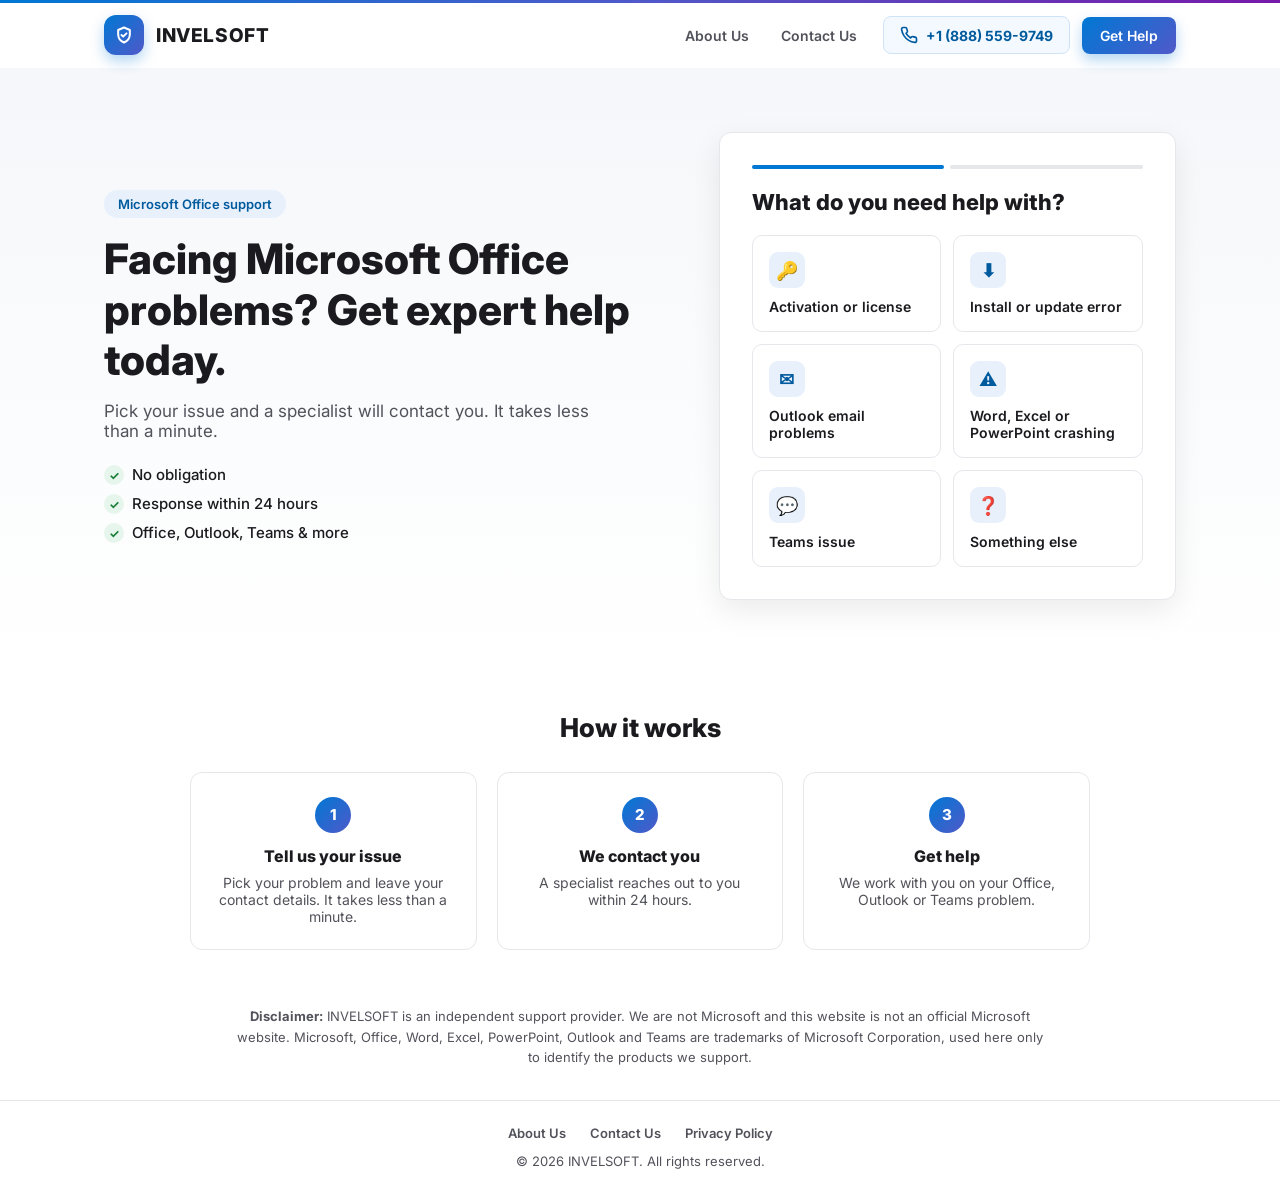
<file: index.html>
<!DOCTYPE html>
<html lang="en">
<head>
<meta charset="UTF-8">
<meta name="viewport" content="width=device-width, initial-scale=1.0">
<title>Microsoft Office Problems? Get Expert Help | INVELSOFT</title>
<link rel="preconnect" href="https://fonts.googleapis.com">
<link rel="preconnect" href="https://fonts.gstatic.com" crossorigin>
<link href="https://fonts.googleapis.com/css2?family=Inter:wght@400;500;600;700;800&display=swap" rel="stylesheet">
<link rel="stylesheet" href="style.css">
</head>
<body>

<header class="site-header">
  <div class="container header-inner">
    <a href="#" class="logo">
      <span class="logo-mark">
        <svg viewBox="0 0 24 24" width="20" height="20" fill="none" stroke="currentColor" stroke-width="2.4" stroke-linecap="round" stroke-linejoin="round" aria-hidden="true"><path d="M12 3l7 3v5c0 4.5-3 8.2-7 10-4-1.8-7-5.5-7-10V6l7-3z"/><path d="M9 12l2 2 4-4"/></svg>
      </span>
      <span class="logo-name">INVELSOFT</span>
    </a>
    <div class="header-right">
      <nav class="header-nav">
        <a href="about.html">About Us</a>
        <a href="contact.html">Contact Us</a>
      </nav>
      <a href="tel:+18885599749" class="header-call" aria-label="Call +1 888 559 9749">
        <svg viewBox="0 0 24 24" width="18" height="18" fill="none" stroke="currentColor" stroke-width="2.2" stroke-linecap="round" stroke-linejoin="round" aria-hidden="true"><path d="M22 16.9v3a2 2 0 0 1-2.2 2 19.8 19.8 0 0 1-8.6-3.1 19.5 19.5 0 0 1-6-6A19.8 19.8 0 0 1 2.1 4.2 2 2 0 0 1 4.1 2h3a2 2 0 0 1 2 1.7c.1 1 .4 1.9.7 2.8a2 2 0 0 1-.5 2.1L8.1 9.9a16 16 0 0 0 6 6l1.3-1.3a2 2 0 0 1 2.1-.4c.9.3 1.8.6 2.8.7a2 2 0 0 1 1.7 2z"/></svg>
        <span class="call-text">+1 (888) 559-9749</span>
      </a>
      <a href="index.html#lead-form" class="btn btn-primary btn-small btn-header">Get Help</a>
    </div>
  </div>
</header>

<main>
  <section class="hero">
    <div class="container hero-inner">
      <div class="hero-content">
        <span class="eyebrow">Microsoft Office support</span>
        <h1>Facing Microsoft Office problems? Get expert help today.</h1>
        <p class="hero-subtext">Pick your issue and a specialist will contact you. It takes less than a minute.</p>
        <ul class="hero-points">
          <li>No obligation</li>
          <li>Response within 24 hours</li>
          <li>Office, Outlook, Teams &amp; more</li>
        </ul>
      </div>

      <div class="form-card" id="lead-form">
        <div class="steps" id="steps" aria-hidden="true">
          <span class="step-dot active"></span>
          <span class="step-dot"></span>
        </div>

        <div id="step1">
          <h2>What do you need help with?</h2>
          <div class="issue-grid">
            <button type="button" class="issue-btn" data-issue="Office activation or license">
              <span class="issue-icon">&#128273;</span><span>Activation or license</span>
            </button>
            <button type="button" class="issue-btn" data-issue="Install or update error">
              <span class="issue-icon">&#11015;</span><span>Install or update error</span>
            </button>
            <button type="button" class="issue-btn" data-issue="Outlook email problems">
              <span class="issue-icon">&#9993;</span><span>Outlook email problems</span>
            </button>
            <button type="button" class="issue-btn" data-issue="Word / Excel / PowerPoint crashing">
              <span class="issue-icon">&#9888;</span><span>Word, Excel or PowerPoint crashing</span>
            </button>
            <button type="button" class="issue-btn" data-issue="Teams issue">
              <span class="issue-icon">&#128172;</span><span>Teams issue</span>
            </button>
            <button type="button" class="issue-btn" data-issue="Other">
              <span class="issue-icon">&#10067;</span><span>Something else</span>
            </button>
          </div>
        </div>

        <form id="leadForm" novalidate hidden>
          <button type="button" class="back-link" id="backBtn">&larr; Change issue</button>
          <div class="issue-chip" id="issueChip"></div>
          <h2>Where should we contact you?</h2>
          <div class="form-row">
            <label for="name">Full name</label>
            <input type="text" id="name" name="name" autocomplete="name" required>
          </div>
          <div class="form-row">
            <label for="phone">Phone number</label>
            <input type="tel" id="phone" name="phone" autocomplete="tel" required>
          </div>
          <div class="form-row">
            <label for="email">Email</label>
            <input type="email" id="email" name="email" autocomplete="email" required>
          </div>
          <div class="form-row">
            <label for="device">Your device</label>
            <select id="device" name="device" required>
              <option value="" selected disabled>Select device</option>
              <option>Windows</option>
              <option>Mac</option>
              <option>Android</option>
              <option>iPhone / iPad</option>
            </select>
          </div>
          <input type="text" name="aG9uZXlwb3Q" class="hp-field" tabindex="-1" autocomplete="off" aria-hidden="true">
          <p class="form-error" id="formError" hidden>Something went wrong. Please try again.</p>
          <button type="submit" class="btn btn-primary btn-full">Get Help Now</button>
          <p class="form-note">By submitting, you agree to be contacted about your request by phone or email. See our <a class="text-link" href="privacy.html">Privacy Policy</a>.</p>
        </form>

        <div class="form-success" id="formSuccess" hidden>
          <div class="success-icon">&#10003;</div>
          <h3>Thank you!</h3>
          <p>We've received your request. A specialist will contact you shortly.</p>
        </div>
      </div>
    </div>
  </section>

  <section class="how-section">
    <div class="container">
      <h2 class="how-title">How it works</h2>
      <div class="how-grid">
        <div class="how-step">
          <span class="how-num">1</span>
          <h3>Tell us your issue</h3>
          <p>Pick your problem and leave your contact details. It takes less than a minute.</p>
        </div>
        <div class="how-step">
          <span class="how-num">2</span>
          <h3>We contact you</h3>
          <p>A specialist reaches out to you within 24 hours.</p>
        </div>
        <div class="how-step">
          <span class="how-num">3</span>
          <h3>Get help</h3>
          <p>We work with you on your Office, Outlook or Teams problem.</p>
        </div>
      </div>
    </div>
  </section>

  <section class="disclaimer">
    <div class="container">
      <p><strong>Disclaimer:</strong> INVELSOFT is an independent support provider. We are not Microsoft and this website is not an official Microsoft website. Microsoft, Office, Word, Excel, PowerPoint, Outlook and Teams are trademarks of Microsoft Corporation, used here only to identify the products we support.</p>
    </div>
  </section>
</main>

<footer class="site-footer">
  <div class="container">
    <nav class="footer-nav">
      <a href="about.html">About Us</a>
      <a href="contact.html">Contact Us</a>
      <a href="privacy.html">Privacy Policy</a>
    </nav>
    <p>&copy; <span id="year"></span> INVELSOFT. All rights reserved.</p>
  </div>
</footer>

<script src="script.js"></script>
</body>
</html>
</file>
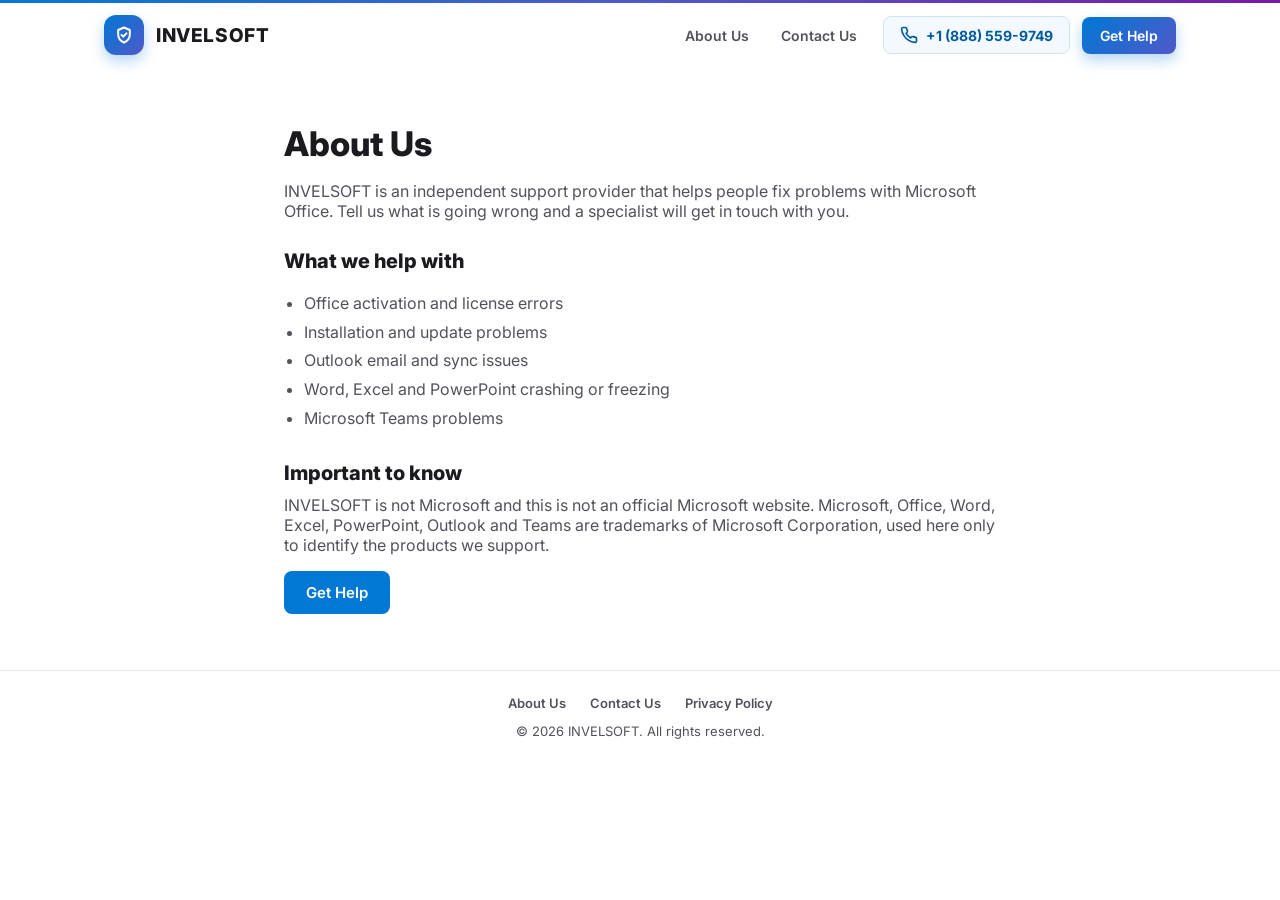
<file: about.html>
<!DOCTYPE html>
<html lang="en">
<head>
<meta charset="UTF-8">
<meta name="viewport" content="width=device-width, initial-scale=1.0">
<title>About Us | INVELSOFT</title>
<link rel="preconnect" href="https://fonts.googleapis.com">
<link rel="preconnect" href="https://fonts.gstatic.com" crossorigin>
<link href="https://fonts.googleapis.com/css2?family=Inter:wght@400;500;600;700;800&display=swap" rel="stylesheet">
<link rel="stylesheet" href="style.css">
</head>
<body>

<header class="site-header">
  <div class="container header-inner">
    <a href="index.html" class="logo">
      <span class="logo-mark">
        <svg viewBox="0 0 24 24" width="20" height="20" fill="none" stroke="currentColor" stroke-width="2.4" stroke-linecap="round" stroke-linejoin="round" aria-hidden="true"><path d="M12 3l7 3v5c0 4.5-3 8.2-7 10-4-1.8-7-5.5-7-10V6l7-3z"/><path d="M9 12l2 2 4-4"/></svg>
      </span>
      <span class="logo-name">INVELSOFT</span>
    </a>
    <div class="header-right">
      <nav class="header-nav">
        <a href="about.html">About Us</a>
        <a href="contact.html">Contact Us</a>
      </nav>
      <a href="tel:+18885599749" class="header-call" aria-label="Call +1 888 559 9749">
        <svg viewBox="0 0 24 24" width="18" height="18" fill="none" stroke="currentColor" stroke-width="2.2" stroke-linecap="round" stroke-linejoin="round" aria-hidden="true"><path d="M22 16.9v3a2 2 0 0 1-2.2 2 19.8 19.8 0 0 1-8.6-3.1 19.5 19.5 0 0 1-6-6A19.8 19.8 0 0 1 2.1 4.2 2 2 0 0 1 4.1 2h3a2 2 0 0 1 2 1.7c.1 1 .4 1.9.7 2.8a2 2 0 0 1-.5 2.1L8.1 9.9a16 16 0 0 0 6 6l1.3-1.3a2 2 0 0 1 2.1-.4c.9.3 1.8.6 2.8.7a2 2 0 0 1 1.7 2z"/></svg>
        <span class="call-text">+1 (888) 559-9749</span>
      </a>
      <a href="index.html#lead-form" class="btn btn-primary btn-small btn-header">Get Help</a>
    </div>
  </div>
</header>

<main class="page-section">
  <div class="container page-card">
    <h1>About Us</h1>
    <p>INVELSOFT is an independent support provider that helps people fix problems with Microsoft Office. Tell us what is going wrong and a specialist will get in touch with you.</p>

    <h2>What we help with</h2>
    <ul>
      <li>Office activation and license errors</li>
      <li>Installation and update problems</li>
      <li>Outlook email and sync issues</li>
      <li>Word, Excel and PowerPoint crashing or freezing</li>
      <li>Microsoft Teams problems</li>
    </ul>

    <h2>Important to know</h2>
    <p>INVELSOFT is not Microsoft and this is not an official Microsoft website. Microsoft, Office, Word, Excel, PowerPoint, Outlook and Teams are trademarks of Microsoft Corporation, used here only to identify the products we support.</p>

    <a href="index.html#lead-form" class="btn btn-primary">Get Help</a>
  </div>
</main>

<footer class="site-footer">
  <div class="container">
    <nav class="footer-nav">
      <a href="about.html">About Us</a>
      <a href="contact.html">Contact Us</a>
      <a href="privacy.html">Privacy Policy</a>
    </nav>
    <p>&copy; <span id="year"></span> INVELSOFT. All rights reserved.</p>
  </div>
</footer>

<script>document.getElementById('year').textContent = new Date().getFullYear();</script>
</body>
</html>
</file>
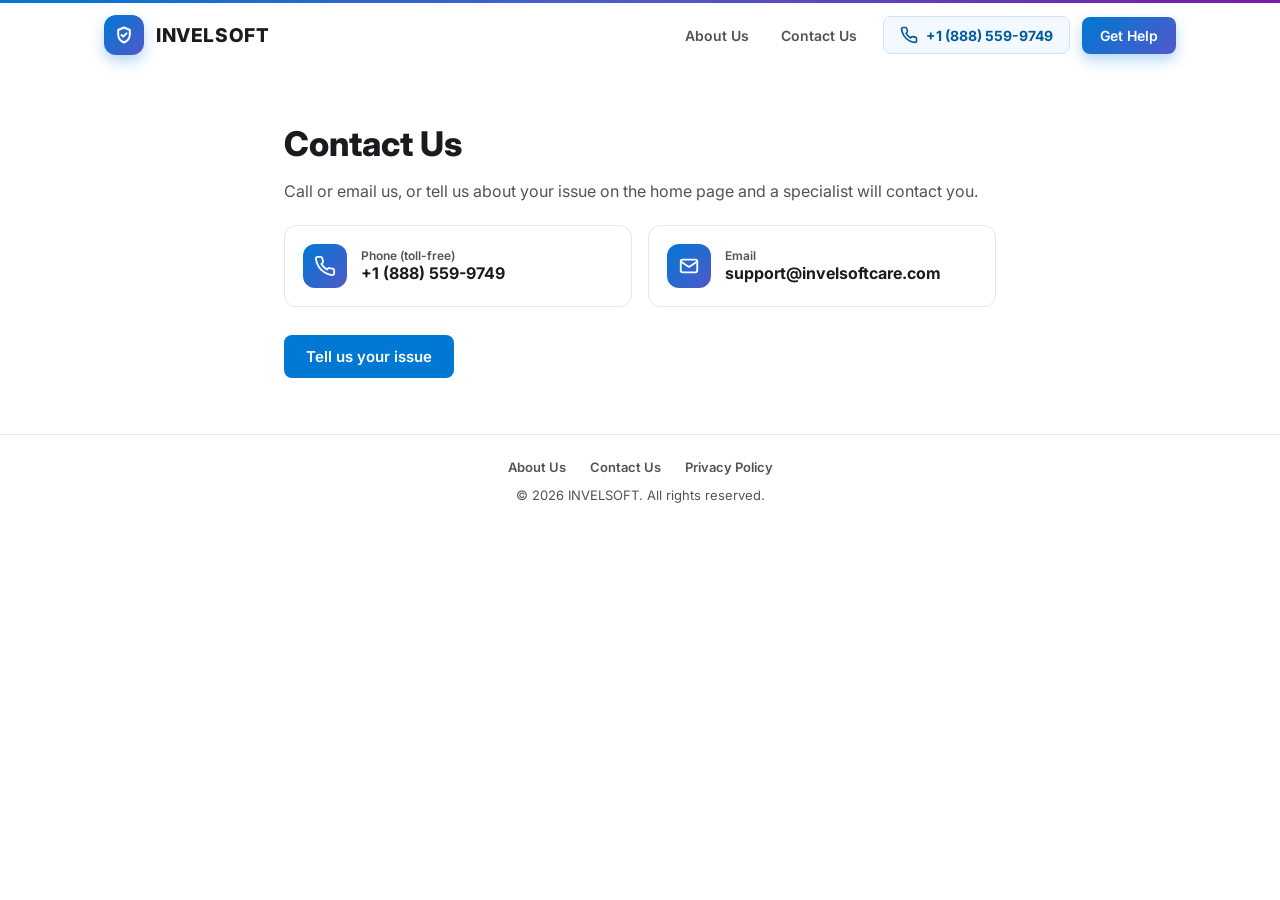
<file: contact.html>
<!DOCTYPE html>
<html lang="en">
<head>
<meta charset="UTF-8">
<meta name="viewport" content="width=device-width, initial-scale=1.0">
<title>Contact Us | INVELSOFT</title>
<link rel="preconnect" href="https://fonts.googleapis.com">
<link rel="preconnect" href="https://fonts.gstatic.com" crossorigin>
<link href="https://fonts.googleapis.com/css2?family=Inter:wght@400;500;600;700;800&display=swap" rel="stylesheet">
<link rel="stylesheet" href="style.css">
</head>
<body>

<header class="site-header">
  <div class="container header-inner">
    <a href="index.html" class="logo">
      <span class="logo-mark">
        <svg viewBox="0 0 24 24" width="20" height="20" fill="none" stroke="currentColor" stroke-width="2.4" stroke-linecap="round" stroke-linejoin="round" aria-hidden="true"><path d="M12 3l7 3v5c0 4.5-3 8.2-7 10-4-1.8-7-5.5-7-10V6l7-3z"/><path d="M9 12l2 2 4-4"/></svg>
      </span>
      <span class="logo-name">INVELSOFT</span>
    </a>
    <div class="header-right">
      <nav class="header-nav">
        <a href="about.html">About Us</a>
        <a href="contact.html">Contact Us</a>
      </nav>
      <a href="tel:+18885599749" class="header-call" aria-label="Call +1 888 559 9749">
        <svg viewBox="0 0 24 24" width="18" height="18" fill="none" stroke="currentColor" stroke-width="2.2" stroke-linecap="round" stroke-linejoin="round" aria-hidden="true"><path d="M22 16.9v3a2 2 0 0 1-2.2 2 19.8 19.8 0 0 1-8.6-3.1 19.5 19.5 0 0 1-6-6A19.8 19.8 0 0 1 2.1 4.2 2 2 0 0 1 4.1 2h3a2 2 0 0 1 2 1.7c.1 1 .4 1.9.7 2.8a2 2 0 0 1-.5 2.1L8.1 9.9a16 16 0 0 0 6 6l1.3-1.3a2 2 0 0 1 2.1-.4c.9.3 1.8.6 2.8.7a2 2 0 0 1 1.7 2z"/></svg>
        <span class="call-text">+1 (888) 559-9749</span>
      </a>
      <a href="index.html#lead-form" class="btn btn-primary btn-small btn-header">Get Help</a>
    </div>
  </div>
</header>

<main class="page-section">
  <div class="container page-card">
    <h1>Contact Us</h1>
    <p>Call or email us, or tell us about your issue on the home page and a specialist will contact you.</p>

    <div class="contact-grid">
      <a class="contact-item" href="tel:+18885599749">
        <span class="contact-icon">
          <svg viewBox="0 0 24 24" width="22" height="22" fill="none" stroke="currentColor" stroke-width="2" stroke-linecap="round" stroke-linejoin="round" aria-hidden="true"><path d="M22 16.9v3a2 2 0 0 1-2.2 2 19.8 19.8 0 0 1-8.6-3.1 19.5 19.5 0 0 1-6-6A19.8 19.8 0 0 1 2.1 4.2 2 2 0 0 1 4.1 2h3a2 2 0 0 1 2 1.7c.1 1 .4 1.9.7 2.8a2 2 0 0 1-.5 2.1L8.1 9.9a16 16 0 0 0 6 6l1.3-1.3a2 2 0 0 1 2.1-.4c.9.3 1.8.6 2.8.7a2 2 0 0 1 1.7 2z"/></svg>
        </span>
        <span class="contact-text">
          <span class="contact-label">Phone (toll-free)</span>
          <span class="contact-value">+1 (888) 559-9749</span>
        </span>
      </a>
      <a class="contact-item" href="mailto:support@invelsoftcare.com">
        <span class="contact-icon">
          <svg viewBox="0 0 24 24" width="22" height="22" fill="none" stroke="currentColor" stroke-width="2" stroke-linecap="round" stroke-linejoin="round" aria-hidden="true"><rect x="3" y="5" width="18" height="14" rx="2"/><path d="M3 7l9 6 9-6"/></svg>
        </span>
        <span class="contact-text">
          <span class="contact-label">Email</span>
          <span class="contact-value">support@invelsoftcare.com</span>
        </span>
      </a>
    </div>

    <a href="index.html#lead-form" class="btn btn-primary">Tell us your issue</a>
  </div>
</main>

<footer class="site-footer">
  <div class="container">
    <nav class="footer-nav">
      <a href="about.html">About Us</a>
      <a href="contact.html">Contact Us</a>
      <a href="privacy.html">Privacy Policy</a>
    </nav>
    <p>&copy; <span id="year"></span> INVELSOFT. All rights reserved.</p>
  </div>
</footer>

<script>document.getElementById('year').textContent = new Date().getFullYear();</script>
</body>
</html>
</file>
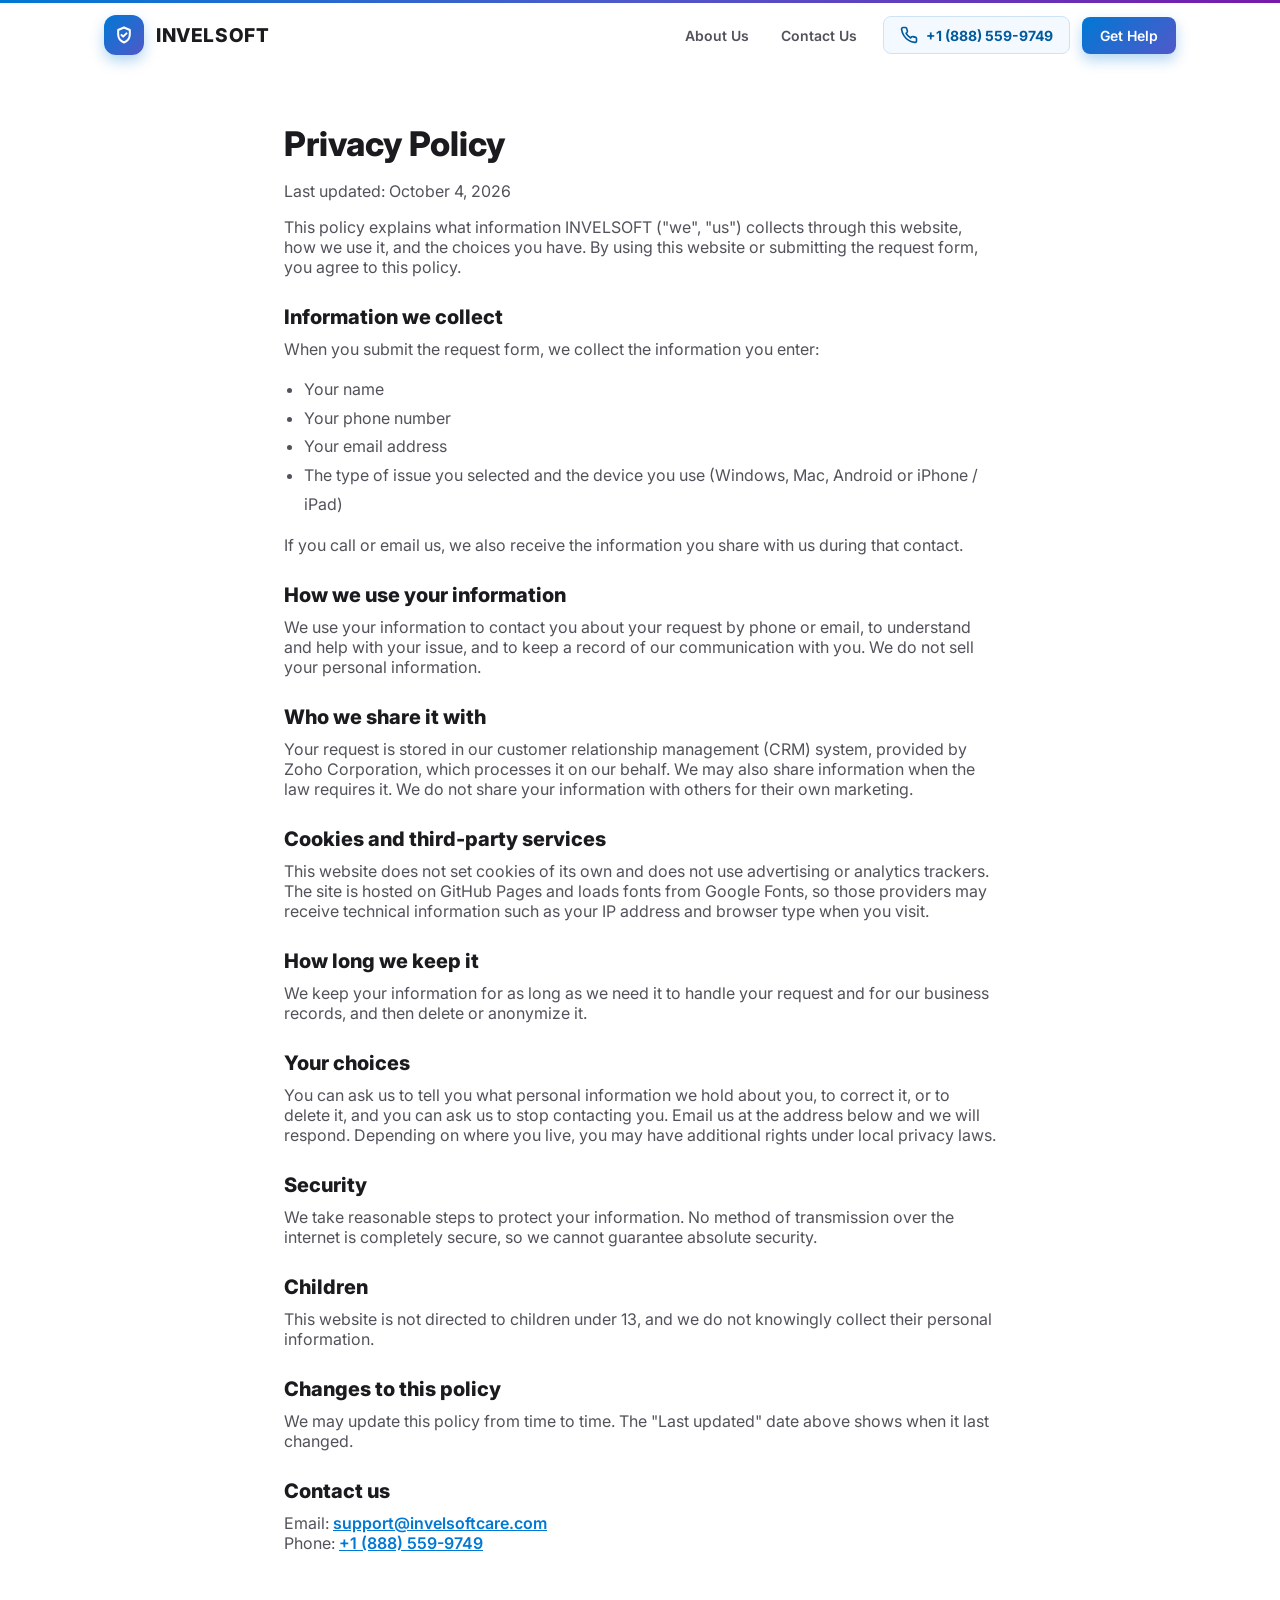
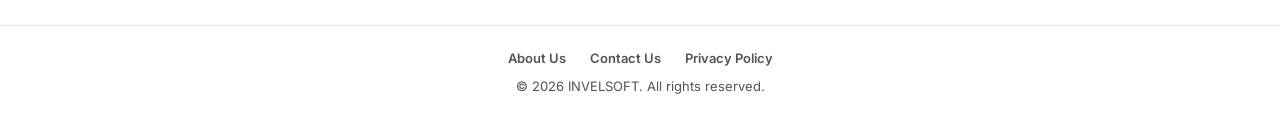
<file: privacy.html>
<!DOCTYPE html>
<html lang="en">
<head>
<meta charset="UTF-8">
<meta name="viewport" content="width=device-width, initial-scale=1.0">
<title>Privacy Policy | INVELSOFT</title>
<link rel="preconnect" href="https://fonts.googleapis.com">
<link rel="preconnect" href="https://fonts.gstatic.com" crossorigin>
<link href="https://fonts.googleapis.com/css2?family=Inter:wght@400;500;600;700;800&display=swap" rel="stylesheet">
<link rel="stylesheet" href="style.css">
</head>
<body>

<header class="site-header">
  <div class="container header-inner">
    <a href="index.html" class="logo">
      <span class="logo-mark">
        <svg viewBox="0 0 24 24" width="20" height="20" fill="none" stroke="currentColor" stroke-width="2.4" stroke-linecap="round" stroke-linejoin="round" aria-hidden="true"><path d="M12 3l7 3v5c0 4.5-3 8.2-7 10-4-1.8-7-5.5-7-10V6l7-3z"/><path d="M9 12l2 2 4-4"/></svg>
      </span>
      <span class="logo-name">INVELSOFT</span>
    </a>
    <div class="header-right">
      <nav class="header-nav">
        <a href="about.html">About Us</a>
        <a href="contact.html">Contact Us</a>
      </nav>
      <a href="tel:+18885599749" class="header-call" aria-label="Call +1 888 559 9749">
        <svg viewBox="0 0 24 24" width="18" height="18" fill="none" stroke="currentColor" stroke-width="2.2" stroke-linecap="round" stroke-linejoin="round" aria-hidden="true"><path d="M22 16.9v3a2 2 0 0 1-2.2 2 19.8 19.8 0 0 1-8.6-3.1 19.5 19.5 0 0 1-6-6A19.8 19.8 0 0 1 2.1 4.2 2 2 0 0 1 4.1 2h3a2 2 0 0 1 2 1.7c.1 1 .4 1.9.7 2.8a2 2 0 0 1-.5 2.1L8.1 9.9a16 16 0 0 0 6 6l1.3-1.3a2 2 0 0 1 2.1-.4c.9.3 1.8.6 2.8.7a2 2 0 0 1 1.7 2z"/></svg>
        <span class="call-text">+1 (888) 559-9749</span>
      </a>
      <a href="index.html#lead-form" class="btn btn-primary btn-small btn-header">Get Help</a>
    </div>
  </div>
</header>

<main class="page-section">
  <div class="container page-card">
    <h1>Privacy Policy</h1>
    <p>Last updated: October 4, 2026</p>

    <p>This policy explains what information INVELSOFT ("we", "us") collects through this website, how we use it, and the choices you have. By using this website or submitting the request form, you agree to this policy.</p>

    <h2>Information we collect</h2>
    <p>When you submit the request form, we collect the information you enter:</p>
    <ul>
      <li>Your name</li>
      <li>Your phone number</li>
      <li>Your email address</li>
      <li>The type of issue you selected and the device you use (Windows, Mac, Android or iPhone / iPad)</li>
    </ul>
    <p>If you call or email us, we also receive the information you share with us during that contact.</p>

    <h2>How we use your information</h2>
    <p>We use your information to contact you about your request by phone or email, to understand and help with your issue, and to keep a record of our communication with you. We do not sell your personal information.</p>

    <h2>Who we share it with</h2>
    <p>Your request is stored in our customer relationship management (CRM) system, provided by Zoho Corporation, which processes it on our behalf. We may also share information when the law requires it. We do not share your information with others for their own marketing.</p>

    <h2>Cookies and third-party services</h2>
    <p>This website does not set cookies of its own and does not use advertising or analytics trackers. The site is hosted on GitHub Pages and loads fonts from Google Fonts, so those providers may receive technical information such as your IP address and browser type when you visit.</p>

    <h2>How long we keep it</h2>
    <p>We keep your information for as long as we need it to handle your request and for our business records, and then delete or anonymize it.</p>

    <h2>Your choices</h2>
    <p>You can ask us to tell you what personal information we hold about you, to correct it, or to delete it, and you can ask us to stop contacting you. Email us at the address below and we will respond. Depending on where you live, you may have additional rights under local privacy laws.</p>

    <h2>Security</h2>
    <p>We take reasonable steps to protect your information. No method of transmission over the internet is completely secure, so we cannot guarantee absolute security.</p>

    <h2>Children</h2>
    <p>This website is not directed to children under 13, and we do not knowingly collect their personal information.</p>

    <h2>Changes to this policy</h2>
    <p>We may update this policy from time to time. The "Last updated" date above shows when it last changed.</p>

    <h2>Contact us</h2>
    <p>Email: <a class="text-link" href="mailto:support@invelsoftcare.com">support@invelsoftcare.com</a><br>
    Phone: <a class="text-link" href="tel:+18885599749">+1 (888) 559-9749</a></p>
  </div>
</main>

<footer class="site-footer">
  <div class="container">
    <nav class="footer-nav">
      <a href="about.html">About Us</a>
      <a href="contact.html">Contact Us</a>
      <a href="privacy.html">Privacy Policy</a>
    </nav>
    <p>&copy; <span id="year"></span> INVELSOFT. All rights reserved.</p>
  </div>
</footer>

<script>document.getElementById('year').textContent = new Date().getFullYear();</script>
</body>
</html>
</file>
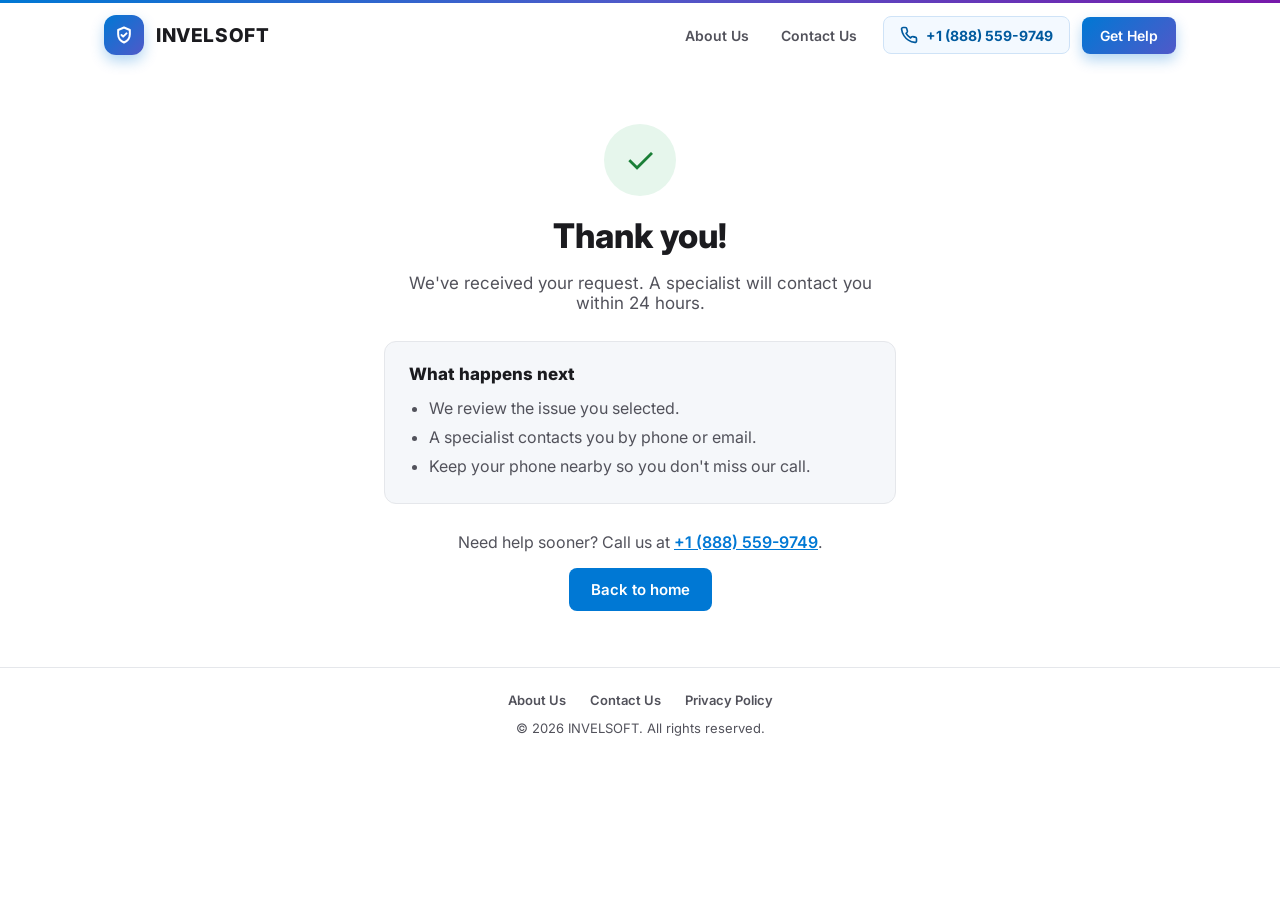
<file: thank-you.html>
<!DOCTYPE html>
<html lang="en">
<head>
<meta charset="UTF-8">
<meta name="viewport" content="width=device-width, initial-scale=1.0">
<meta name="robots" content="noindex">
<title>Thank You | INVELSOFT</title>
<link rel="preconnect" href="https://fonts.googleapis.com">
<link rel="preconnect" href="https://fonts.gstatic.com" crossorigin>
<link href="https://fonts.googleapis.com/css2?family=Inter:wght@400;500;600;700;800&display=swap" rel="stylesheet">
<link rel="stylesheet" href="style.css">
</head>
<body>

<header class="site-header">
  <div class="container header-inner">
    <a href="index.html" class="logo">
      <span class="logo-mark">
        <svg viewBox="0 0 24 24" width="20" height="20" fill="none" stroke="currentColor" stroke-width="2.4" stroke-linecap="round" stroke-linejoin="round" aria-hidden="true"><path d="M12 3l7 3v5c0 4.5-3 8.2-7 10-4-1.8-7-5.5-7-10V6l7-3z"/><path d="M9 12l2 2 4-4"/></svg>
      </span>
      <span class="logo-name">INVELSOFT</span>
    </a>
    <div class="header-right">
      <nav class="header-nav">
        <a href="about.html">About Us</a>
        <a href="contact.html">Contact Us</a>
      </nav>
      <a href="tel:+18885599749" class="header-call" aria-label="Call +1 888 559 9749">
        <svg viewBox="0 0 24 24" width="18" height="18" fill="none" stroke="currentColor" stroke-width="2.2" stroke-linecap="round" stroke-linejoin="round" aria-hidden="true"><path d="M22 16.9v3a2 2 0 0 1-2.2 2 19.8 19.8 0 0 1-8.6-3.1 19.5 19.5 0 0 1-6-6A19.8 19.8 0 0 1 2.1 4.2 2 2 0 0 1 4.1 2h3a2 2 0 0 1 2 1.7c.1 1 .4 1.9.7 2.8a2 2 0 0 1-.5 2.1L8.1 9.9a16 16 0 0 0 6 6l1.3-1.3a2 2 0 0 1 2.1-.4c.9.3 1.8.6 2.8.7a2 2 0 0 1 1.7 2z"/></svg>
        <span class="call-text">+1 (888) 559-9749</span>
      </a>
      <a href="index.html#lead-form" class="btn btn-primary btn-small btn-header">Get Help</a>
    </div>
  </div>
</header>

<main class="page-section">
  <div class="container thanks-card">
    <div class="success-icon">&#10003;</div>
    <h1>Thank you!</h1>
    <p class="thanks-lead">We've received your request. A specialist will contact you within 24 hours.</p>

    <div class="thanks-box">
      <h2>What happens next</h2>
      <ul>
        <li>We review the issue you selected.</li>
        <li>A specialist contacts you by phone or email.</li>
        <li>Keep your phone nearby so you don't miss our call.</li>
      </ul>
    </div>

    <p>Need help sooner? Call us at <a class="text-link" href="tel:+18885599749">+1 (888) 559-9749</a>.</p>
    <a href="index.html" class="btn btn-primary">Back to home</a>
  </div>
</main>

<footer class="site-footer">
  <div class="container">
    <nav class="footer-nav">
      <a href="about.html">About Us</a>
      <a href="contact.html">Contact Us</a>
      <a href="privacy.html">Privacy Policy</a>
    </nav>
    <p>&copy; <span id="year"></span> INVELSOFT. All rights reserved.</p>
  </div>
</footer>

<script>document.getElementById('year').textContent = new Date().getFullYear();</script>
</body>
</html>
</file>
<file: style.css>
* { box-sizing: border-box; }

html { scroll-behavior: smooth; }

:root {
  --blue: #0078d4;
  --blue-dark: #005a9e;
  --ink: #1b1b1f;
  --ink-light: #52525b;
  --border: #e5e7eb;
  --bg-soft: #f5f7fa;
  --radius: 12px;
  --shadow: 0 10px 30px rgba(0, 0, 0, 0.08);
}

body {
  margin: 0;
  font-family: 'Inter', -apple-system, BlinkMacSystemFont, sans-serif;
  color: var(--ink);
  background: #fff;
}

h1, h2, h3 { line-height: 1.2; margin: 0 0 16px; font-weight: 800; }

p { color: var(--ink-light); margin: 0 0 16px; }

a { text-decoration: none; color: inherit; }

.container {
  max-width: 1120px;
  margin: 0 auto;
  padding: 0 24px;
}

.btn {
  display: inline-block;
  padding: 12px 22px;
  border-radius: 8px;
  font-family: inherit;
  font-weight: 600;
  font-size: 15px;
  cursor: pointer;
  border: none;
  text-align: center;
  transition: background 0.15s ease;
}

.btn-primary { background: var(--blue); color: #fff; }
.btn-primary:hover { background: var(--blue-dark); }
.btn-small { padding: 10px 18px; font-size: 14px; }
.btn-full { width: 100%; }

/* Header */
.site-header {
  position: sticky;
  top: 0;
  z-index: 50;
  background: rgba(255, 255, 255, 0.95);
  backdrop-filter: blur(8px);
  border-bottom: 1px solid var(--border);
}

.site-header { border-top: 3px solid transparent; border-image: linear-gradient(90deg, #0078d4, #5059c9, #7719aa) 1 0 0 0; }

.header-inner {
  display: flex;
  align-items: center;
  justify-content: space-between;
  padding-top: 12px;
  padding-bottom: 12px;
}

.logo { display: flex; align-items: center; gap: 12px; }

.logo-mark {
  width: 40px;
  height: 40px;
  border-radius: 12px;
  background: linear-gradient(135deg, #0078d4, #5059c9);
  color: #fff;
  display: flex;
  align-items: center;
  justify-content: center;
  box-shadow: 0 6px 14px rgba(0, 120, 212, 0.3);
}

.logo-text { display: flex; flex-direction: column; line-height: 1.15; }

.logo-name { font-weight: 800; font-size: 19px; letter-spacing: 0.6px; }

.header-right { display: flex; align-items: center; gap: 12px; }

.header-nav { display: flex; align-items: center; gap: 4px; }

.header-nav a {
  padding: 8px 14px;
  border-radius: 999px;
  font-size: 14px;
  font-weight: 600;
  color: var(--ink-light);
  transition: background 0.15s ease, color 0.15s ease;
}

.header-nav a:hover { background: #eef4fb; color: var(--blue); }

.header-call {
  display: inline-flex;
  align-items: center;
  gap: 8px;
  padding: 9px 16px;
  border: 1px solid #cfe3f7;
  border-radius: 8px;
  background: #f3f9ff;
  font-size: 14px;
  font-weight: 700;
  color: var(--blue-dark);
  white-space: nowrap;
  transition: background 0.15s ease, border-color 0.15s ease;
}

.header-call:hover { background: #e4f1fd; border-color: var(--blue); }

.footer-nav {
  display: flex;
  justify-content: center;
  gap: 24px;
  margin-bottom: 12px;
}

.footer-nav a { font-size: 13px; font-weight: 600; color: var(--ink-light); }

.footer-nav a:hover { color: var(--blue); }

.page-section { padding: 56px 0; }

.page-card { max-width: 760px; margin: 0 auto; }

.page-card h1 { font-size: 34px; }

.page-card h2 { font-size: 20px; margin: 28px 0 10px; }

.contact-grid {
  display: grid;
  grid-template-columns: 1fr 1fr;
  gap: 16px;
  margin: 24px 0 28px;
}

.contact-item {
  display: flex;
  align-items: center;
  gap: 14px;
  padding: 18px;
  background: #fff;
  border: 1px solid var(--border);
  border-radius: var(--radius);
  transition: border-color 0.15s ease, box-shadow 0.15s ease;
}

.contact-item:hover { border-color: var(--blue); box-shadow: var(--shadow); }

.contact-icon {
  width: 44px;
  height: 44px;
  min-width: 44px;
  border-radius: 12px;
  background: linear-gradient(135deg, #0078d4, #5059c9);
  color: #fff;
  display: flex;
  align-items: center;
  justify-content: center;
}

.contact-text { display: flex; flex-direction: column; min-width: 0; }

.contact-label { font-size: 12px; font-weight: 600; color: var(--ink-light); }

.contact-value { font-size: 16px; font-weight: 700; color: var(--ink); overflow-wrap: anywhere; }

@media (max-width: 640px) {
  .contact-grid { grid-template-columns: 1fr; }
}

.thanks-card { max-width: 560px; margin: 0 auto; text-align: center; }

.thanks-card .success-icon { width: 72px; height: 72px; font-size: 36px; margin-bottom: 20px; }

.thanks-card h1 { font-size: 34px; }

.thanks-lead { font-size: 17px; }

.thanks-box {
  text-align: left;
  margin: 28px 0;
  padding: 22px 24px;
  background: var(--bg-soft);
  border: 1px solid var(--border);
  border-radius: var(--radius);
}

.thanks-box h2 { font-size: 17px; margin-bottom: 10px; }

.thanks-box ul { margin: 0; padding-left: 20px; color: var(--ink-light); line-height: 1.8; }

.text-link { color: var(--blue); font-weight: 600; text-decoration: underline; }

.page-card ul { color: var(--ink-light); padding-left: 20px; line-height: 1.8; }

.btn-header {
  background: linear-gradient(135deg, #0078d4, #5059c9);
  box-shadow: 0 6px 14px rgba(0, 120, 212, 0.3);
  transition: transform 0.15s ease, box-shadow 0.15s ease;
}

.btn-header:hover {
  background: linear-gradient(135deg, #0078d4, #5059c9);
  transform: translateY(-1px);
  box-shadow: 0 8px 18px rgba(0, 120, 212, 0.4);
}

@media (max-width: 640px) {
  .header-nav { display: none; }
  .call-text { display: none; }
  .header-call { padding: 10px; }
  .btn-header { white-space: nowrap; }
  .logo-mark { width: 34px; height: 34px; }
  .logo-name { font-size: 16px; letter-spacing: 0.3px; }
  .header-right { gap: 4px; }
  .btn-header { padding: 9px 14px; }
}

@media (max-width: 420px) {
  .logo-mark { display: none; }
}

/* Hero */
.hero {
  padding: 64px 0;
  background: linear-gradient(180deg, var(--bg-soft), #fff);
}

.hero-inner {
  display: grid;
  grid-template-columns: 1.1fr 0.9fr;
  gap: 56px;
  align-items: center;
}

.eyebrow {
  display: inline-block;
  background: #e8f1fb;
  color: var(--blue-dark);
  font-weight: 600;
  font-size: 13px;
  padding: 6px 14px;
  border-radius: 999px;
  margin-bottom: 16px;
}

.hero h1 { font-size: 42px; }

.hero-subtext { font-size: 17px; max-width: 520px; }

.hero-points {
  list-style: none;
  padding: 0;
  margin: 24px 0 0;
  display: flex;
  flex-direction: column;
  gap: 10px;
}

.hero-points li {
  font-size: 15px;
  font-weight: 500;
  padding-left: 28px;
  position: relative;
}

.hero-points li::before {
  content: '\2713';
  position: absolute;
  left: 0;
  top: 0;
  width: 20px;
  height: 20px;
  border-radius: 50%;
  background: #e6f6ec;
  color: #1a7f37;
  font-size: 12px;
  font-weight: 700;
  display: flex;
  align-items: center;
  justify-content: center;
}

/* Form */
.form-card {
  background: #fff;
  border: 1px solid var(--border);
  border-radius: var(--radius);
  box-shadow: var(--shadow);
  padding: 32px;
}

.form-card h2 { font-size: 22px; margin-bottom: 20px; }

.form-row { display: flex; flex-direction: column; gap: 6px; margin-bottom: 16px; }

.form-row label { font-size: 13px; font-weight: 600; }

.form-row input,
.form-row select {
  padding: 12px 14px;
  border: 1px solid var(--border);
  border-radius: 8px;
  font-family: inherit;
  font-size: 15px;
  color: var(--ink);
  background: #fff;
}

.form-row input:focus,
.form-row select:focus {
  outline: none;
  border-color: var(--blue);
  box-shadow: 0 0 0 3px rgba(0, 120, 212, 0.15);
}

.form-note { font-size: 12px; margin: 12px 0 0; text-align: center; }

.form-success { text-align: center; padding: 24px 0; }

.success-icon {
  width: 56px;
  height: 56px;
  border-radius: 50%;
  background: #e6f6ec;
  color: #1a7f37;
  display: flex;
  align-items: center;
  justify-content: center;
  font-size: 28px;
  margin: 0 auto 16px;
}

/* How it works */
.how-section { padding: 48px 0 24px; }

.how-title { text-align: center; font-size: 26px; margin-bottom: 28px; }

.how-grid {
  display: grid;
  grid-template-columns: repeat(3, 1fr);
  gap: 20px;
  max-width: 900px;
  margin: 0 auto;
}

.how-step {
  padding: 24px;
  background: #fff;
  border: 1px solid var(--border);
  border-radius: var(--radius);
  text-align: center;
}

.how-num {
  display: inline-flex;
  align-items: center;
  justify-content: center;
  width: 36px;
  height: 36px;
  border-radius: 50%;
  background: linear-gradient(135deg, #0078d4, #5059c9);
  color: #fff;
  font-weight: 800;
  font-size: 15px;
  margin-bottom: 14px;
}

.how-step h3 { font-size: 16px; margin-bottom: 8px; }

.how-step p { font-size: 14px; margin: 0; }

@media (max-width: 760px) {
  .how-grid { grid-template-columns: 1fr; }
}

/* Disclaimer + footer */
.disclaimer { padding: 32px 0; }

.disclaimer p {
  font-size: 13px;
  line-height: 1.6;
  max-width: 820px;
  margin: 0 auto;
  text-align: center;
}

.site-footer { padding: 24px 0; border-top: 1px solid var(--border); }

.site-footer p { font-size: 13px; margin: 0; text-align: center; }

@media (max-width: 900px) {
  .hero { padding: 40px 0; }
  .hero-inner { grid-template-columns: 1fr; gap: 32px; }
  .hero h1 { font-size: 32px; }
}

@media (max-width: 520px) {
  .form-card { padding: 24px 20px; }
}
.steps { display: flex; gap: 6px; margin-bottom: 20px; }

.step-dot {
  flex: 1;
  height: 4px;
  border-radius: 999px;
  background: var(--border);
}

.step-dot.active { background: var(--blue); }

.hp-field { position: absolute; left: -9999px; width: 1px; height: 1px; opacity: 0; }

.form-error { color: #b42318; font-size: 13px; font-weight: 600; margin: 0 0 12px; }

.btn:disabled { opacity: 0.7; cursor: not-allowed; }

.issue-grid {
  display: grid;
  grid-template-columns: 1fr 1fr;
  gap: 12px;
}

.issue-btn {
  display: flex;
  flex-direction: column;
  align-items: flex-start;
  gap: 10px;
  padding: 16px;
  background: #fff;
  border: 1px solid var(--border);
  border-radius: 10px;
  font-family: inherit;
  font-size: 14px;
  font-weight: 600;
  color: var(--ink);
  text-align: left;
  cursor: pointer;
  transition: border-color 0.15s ease, box-shadow 0.15s ease, transform 0.15s ease;
}

.issue-btn:hover {
  border-color: var(--blue);
  box-shadow: 0 6px 16px rgba(0, 120, 212, 0.12);
  transform: translateY(-1px);
}

.issue-icon {
  width: 36px;
  height: 36px;
  border-radius: 9px;
  background: #e8f1fb;
  color: var(--blue-dark);
  display: flex;
  align-items: center;
  justify-content: center;
  font-size: 18px;
}

.back-link {
  background: none;
  border: none;
  padding: 0;
  margin-bottom: 12px;
  font-family: inherit;
  font-size: 13px;
  font-weight: 600;
  color: var(--ink-light);
  cursor: pointer;
}

.back-link:hover { color: var(--blue); }

.issue-chip {
  display: inline-block;
  background: #e8f1fb;
  color: var(--blue-dark);
  font-size: 13px;
  font-weight: 600;
  padding: 6px 12px;
  border-radius: 999px;
  margin-bottom: 14px;
}

@media (max-width: 420px) {
  .issue-grid { grid-template-columns: 1fr; }
  .issue-btn { flex-direction: row; align-items: center; }
}
</file>
